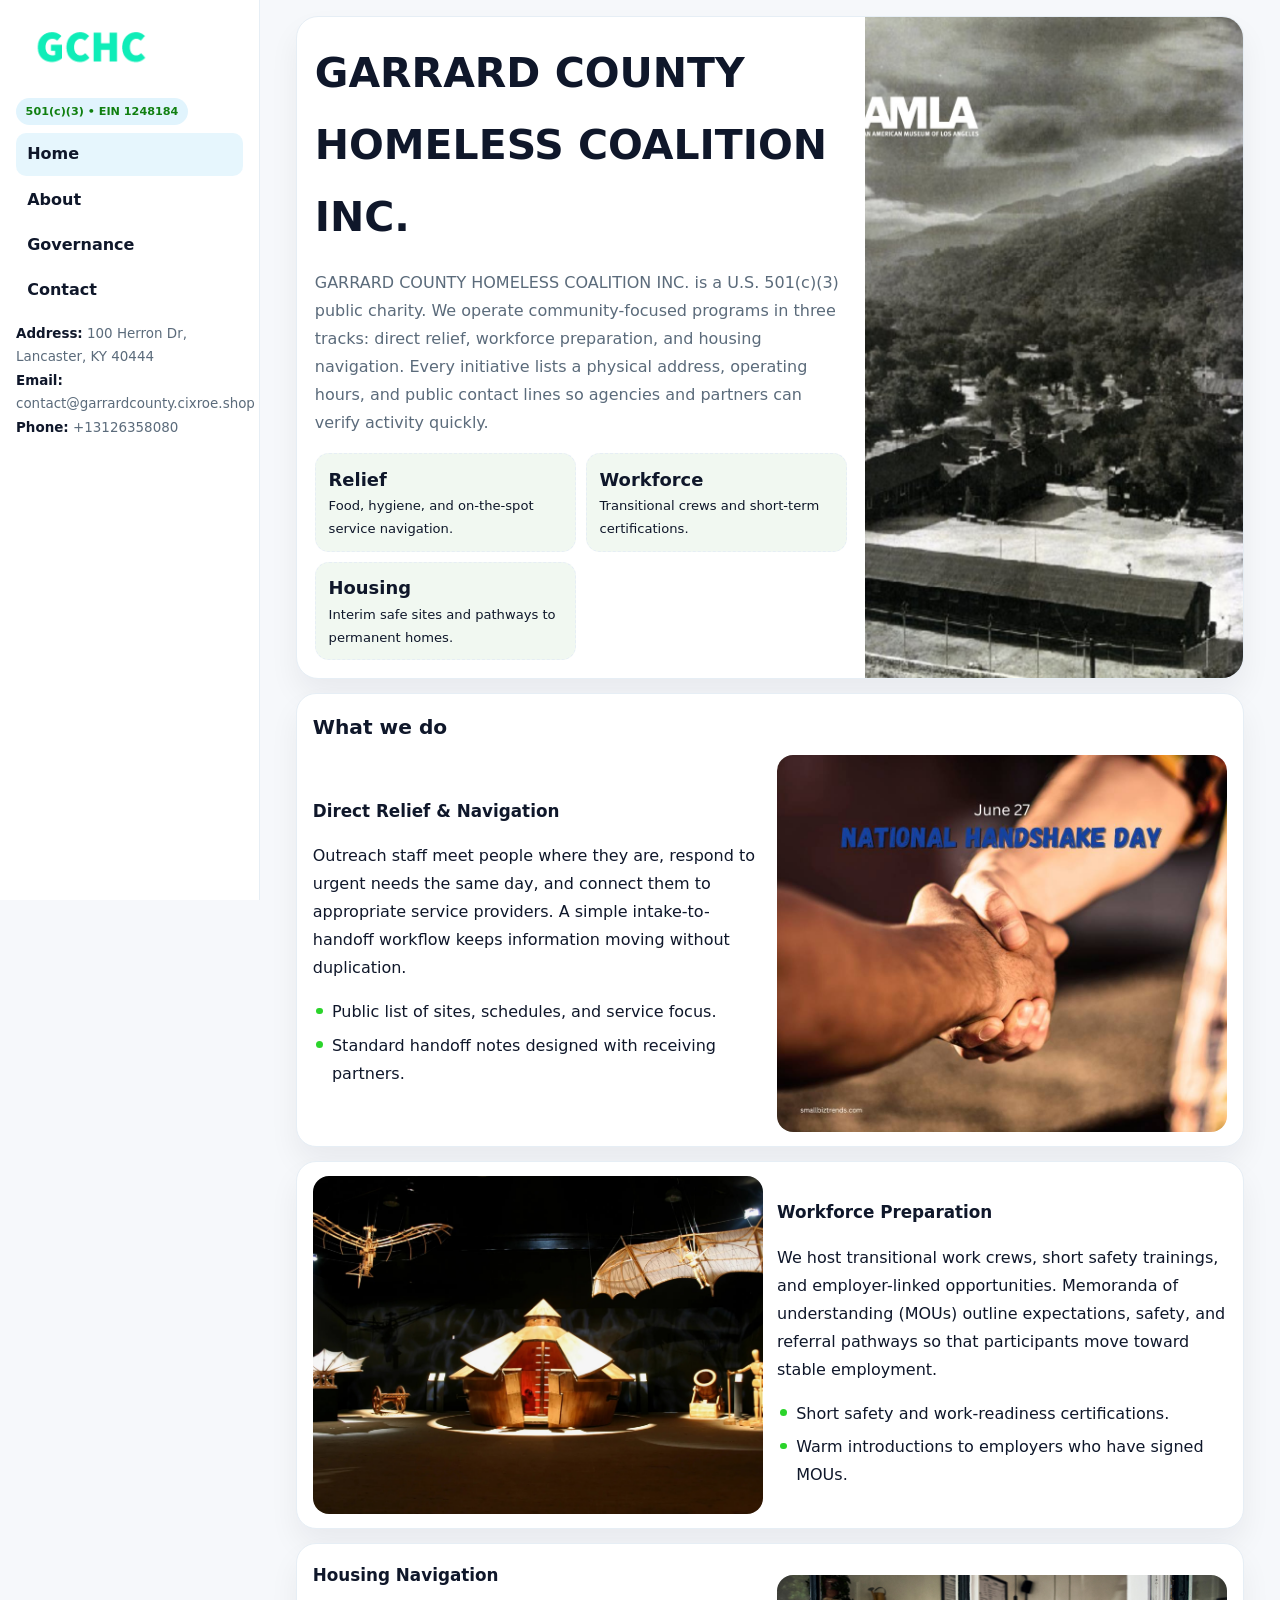
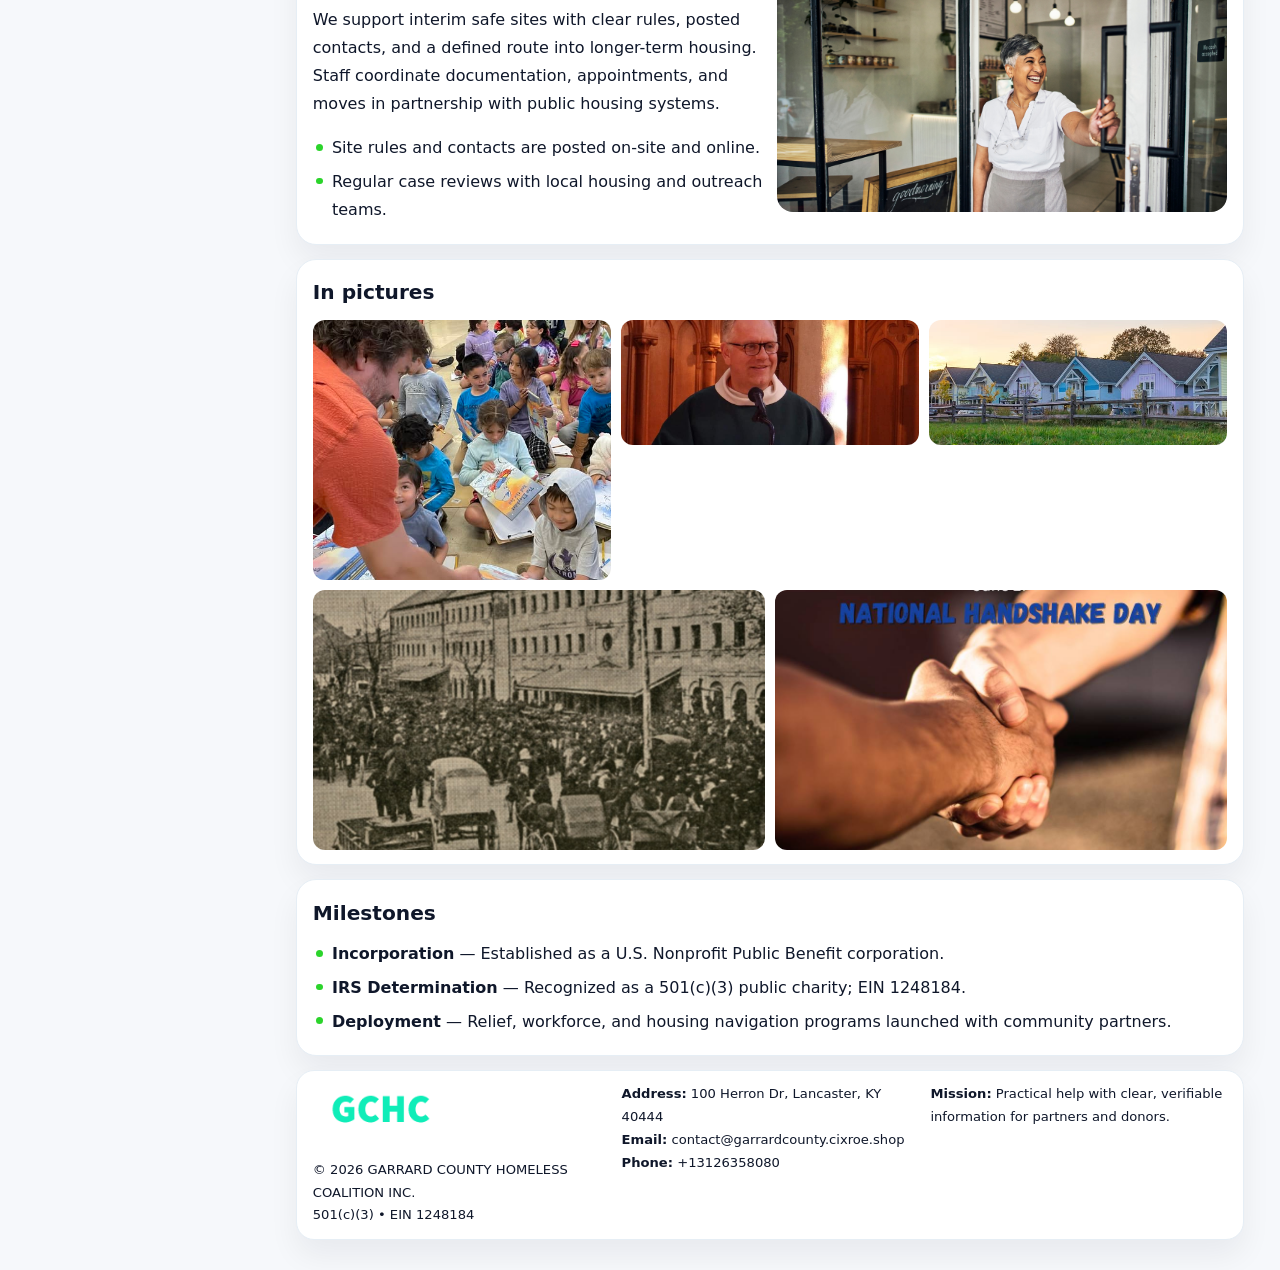
<file: index.html>
<!doctype html><html lang="en"><head>
<meta charset="utf-8">
<meta name="viewport" content="width=device-width,initial-scale=1">
<title>GARRARD COUNTY HOMELESS COALITION INC. – Nonprofit • 2025</title>
<link rel="stylesheet" href="assets/styles.css">
<link rel="icon" href="images/logo.png">
<meta name="data-ein" content="1248184">
<meta name="data-name" content="GARRARD COUNTY HOMELESS COALITION INC.">
  <meta name="description" content="Our nonprofit strengthens the community with programs focused on community services, education, and direct relief.">
<meta name="facebook-domain-verification" content="0ni553mjaijb7znq788fxcdi6k5isd" />
</head>
<body>
<div style="position:absolute;left:-9999px;top:-9999px;opacity:0" data-uniq="{{UNIQUE_BLOB}}">
  <span>Our nonprofit strengthens the community with programs focused on community services, education, and direct relief.</span><svg width="12" height="12" viewBox="0 0 12 12" xmlns="http://www.w3.org/2000/svg"><circle cx="6" cy="6" r="5" fill="#2b6cb0"/></svg><img src="images/finance.jpg" width="1" height="1" alt="" loading="lazy"/>
</div>

<div class="layout">
  <aside class="aside">
    <div class="logo">
      <a href="index.html"><img src="images/logo.png" alt="Logo"></a>
    </div>
    <div class="tag">501(c)(3) • EIN 1248184</div>
    <nav class="c222b9b09a6" style="margin-top:8px">
      <a class="active" href="index.html">Home</a>
      <a href="about.html">About</a>
      <a href="governance.html">Governance</a>
      <a href="contact.html">Contact</a>
    </nav>
    <div class="meta">
      <div><strong>Address:</strong> 100 Herron Dr, Lancaster, KY 40444</div>
      <div><strong>Email:</strong> contact@garrardcounty.cixroe.shop</div>
      <div><strong>Phone:</strong> +13126358080</div>
    </div>
  </aside>

  <main>
    <div class="container">

      <!-- HERO -->
      <section class="cd006d957ea">
        <div class="hero-grid">
          <div class="cf8a14a5521">
            <h1>GARRARD COUNTY HOMELESS COALITION INC.</h1>
            <p>GARRARD COUNTY HOMELESS COALITION INC. is a U.S. 501(c)(3) public charity. We operate community-focused programs in three tracks: direct relief, workforce preparation, and housing navigation. Every initiative lists a physical address, operating hours, and public contact lines so agencies and partners can verify activity quickly.</p>
            <div class="stats">
              <div class="stat">
                <b>Relief</b>
                <div class="small">Food, hygiene, and on-the-spot service navigation.</div>
              </div>
              <div class="stat">
                <b>Workforce</b>
                <div class="small">Transitional crews and short-term certifications.</div>
              </div>
              <div class="stat">
                <b>Housing</b>
                <div class="small">Interim safe sites and pathways to permanent homes.</div>
              </div>
            </div>
          </div>
          <img src="images/hero.jpg" alt="Program overview">
        </div>
      </section>

      <!-- WHAT WE DO -->
      <section class="section panel">
        <h2>What we do</h2>
        <div class="z">
          <div>
            <h3>Direct Relief & Navigation</h3>
            <p>Outreach staff meet people where they are, respond to urgent needs the same day, and connect them to appropriate service providers. A simple intake-to-handoff workflow keeps information moving without duplication.</p>
            <ul class="timeline">
              <li>Public list of sites, schedules, and service focus.</li>
              <li>Standard handoff notes designed with receiving partners.</li>
            </ul>
          </div>
          <div class="imgbox"><img src="images/relief.jpg" alt="Relief activities"></div>
        </div>
      </section>

      <!-- WORKFORCE -->
      <section class="section panel">
        <div class="z">
          <div class="imgbox"><img src="images/jobs.jpg" alt="Workforce program"></div>
          <div>
            <h3>Workforce Preparation</h3>
            <p>We host transitional work crews, short safety trainings, and employer-linked opportunities. Memoranda of understanding (MOUs) outline expectations, safety, and referral pathways so that participants move toward stable employment.</p>
            <ul class="timeline">
              <li>Short safety and work-readiness certifications.</li>
              <li>Warm introductions to employers who have signed MOUs.</li>
            </ul>
          </div>
        </div>
      </section>

      <!-- HOUSING -->
      <section class="section panel">
        <div class="z">
          <div>
            <h3>Housing Navigation</h3>
            <p>We support interim safe sites with clear rules, posted contacts, and a defined route into longer-term housing. Staff coordinate documentation, appointments, and moves in partnership with public housing systems.</p>
            <ul class="timeline">
              <li>Site rules and contacts are posted on-site and online.</li>
              <li>Regular case reviews with local housing and outreach teams.</li>
            </ul>
          </div>
          <div class="imgbox"><img src="images/land.jpg" alt="Housing navigation"></div>
        </div>
      </section>

      <!-- MOSAIC GALLERY -->
      <section class="section panel">
        <h2>In pictures</h2>
        <div class="mosaic">
          <img class="c2 r2" src="images/community.jpg" alt="Community event">
          <img class="c2" src="images/education.jpg" alt="Education program">
          <img class="c2" src="images/programs.jpg" alt="Program table">
          <img class="c3 r2" src="images/about.jpg" alt="Team and partners">
          <img class="c3 r2" src="images/relief.jpg" alt="Relief crew">
        </div>
      </section>

      <!-- MILESTONES -->
      <section class="section panel">
        <h2>Milestones</h2>
        <ul class="timeline">
          <li><strong>Incorporation</strong> — Established as a U.S. Nonprofit Public Benefit corporation.</li>
          <li><strong>IRS Determination</strong> — Recognized as a 501(c)(3) public charity; EIN 1248184.</li>
          <li><strong>Deployment</strong> — Relief, workforce, and housing navigation programs launched with community partners.</li>
        </ul>
      </section>

      <footer class="footer">
        <div class="footer-grid">
          <div>
            <img src="images/logo.png" style="width:135px;margin-bottom:.35rem" alt="Logo">
            <div class="small">© <span id="y"></span> GARRARD COUNTY HOMELESS COALITION INC.</div>
            <div class="small">501(c)(3) • EIN 1248184</div>
          </div>
          <div>
            <div class="small"><strong>Address:</strong> 100 Herron Dr, Lancaster, KY 40444</div>
            <div class="small"><strong>Email:</strong> <a href="mailto:contact@garrardcounty.cixroe.shop">contact@garrardcounty.cixroe.shop</a></div>
            <div class="small"><strong>Phone:</strong> <a href="tel:+13126358080">+13126358080</a></div>
          </div>
          <div>
            <div class="small"><strong>Mission:</strong> Practical help with clear, verifiable information for partners and donors.</div>
          </div>
        </div>
      </footer>
    </div>
  </main>
</div>

<script>
/* Brand color per EIN/NAME so each site looks unique */
(function(){
  function hash(s){let x=2166136261>>>0;for(let i=0;i<s.length;i++){x^=s.charCodeAt(i);x=(x*16777619)>>>0;}return x>>>0;}
  const ein=document.querySelector('meta[name="data-ein"]')?.content||'0';
  const name=document.querySelector('meta[name="data-name"]')?.content||'';
  const k=hash((ein||name).replace(/\s+/g,''));
  const H=k%360,S=54+(k%18),L=50;
  const r=document.documentElement;
  r.style.setProperty('--brand',`hsl(${H} ${S}% ${L}%)`);
  r.style.setProperty('--brand-ink',`hsl(${H} ${Math.min(96,S+12)}% ${Math.max(22,L-22)}%)`);
  r.style.setProperty('--soft',`hsl(${H} ${Math.max(28,S-30)}% 96%)`);
  document.getElementById('y').textContent=new Date().getFullYear();
})();
</script>
</body></html>
</file>
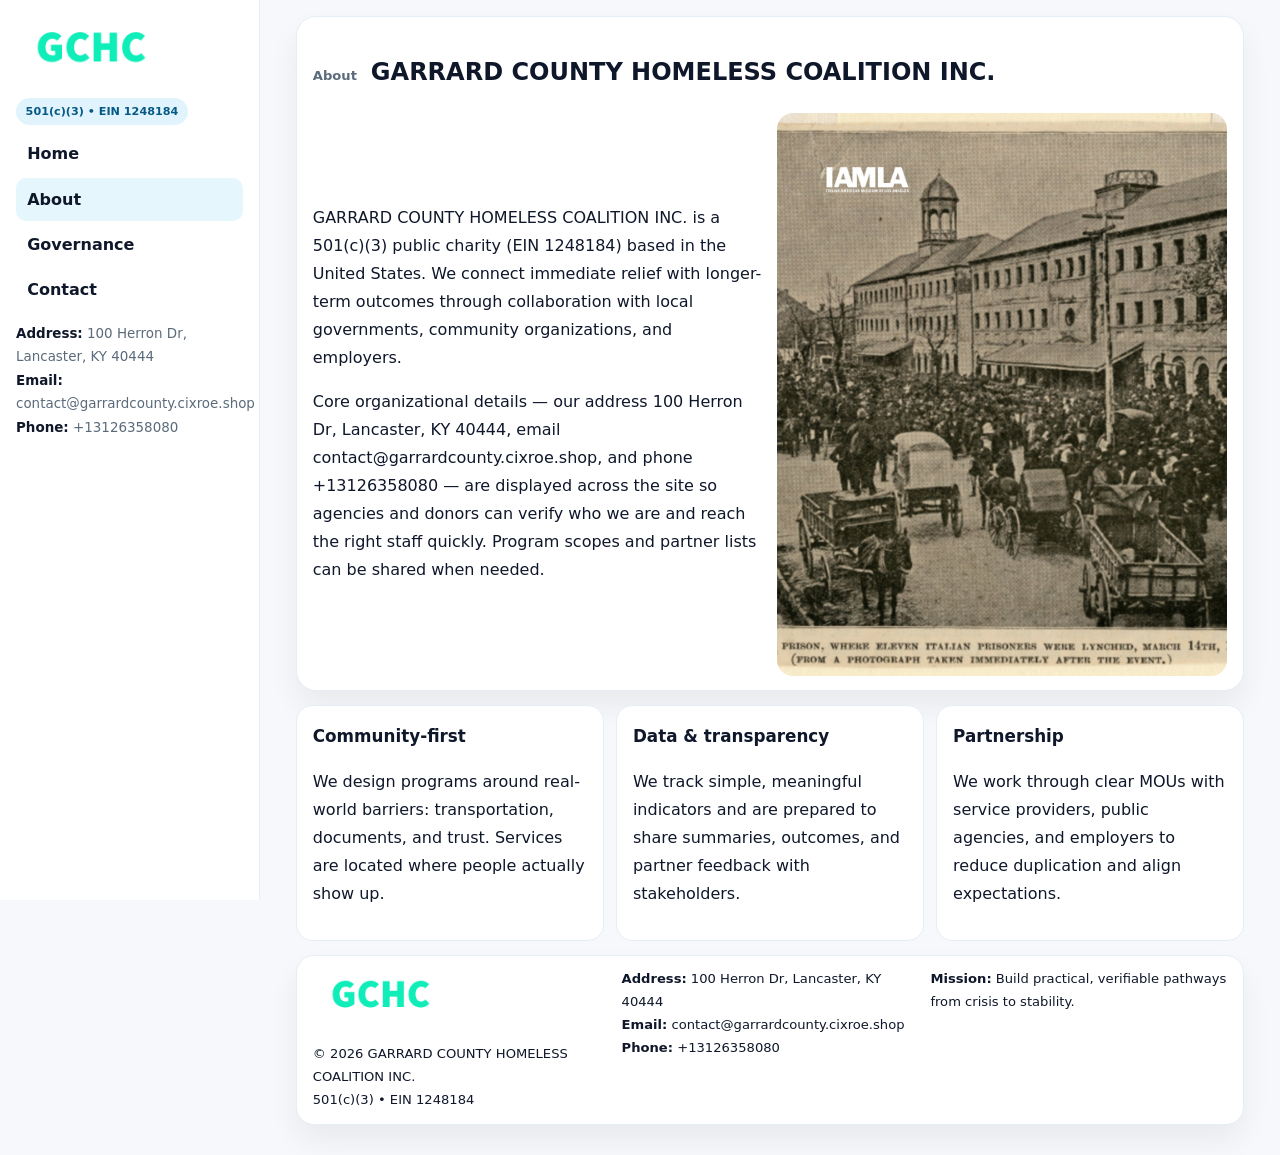
<file: about.html>
<!doctype html><html lang="en"><head>
<meta charset="utf-8">
<meta name="viewport" content="width=device-width,initial-scale=1">
<title>GARRARD COUNTY HOMELESS COALITION INC. – Nonprofit • 2025</title>
<link rel="stylesheet" href="assets/styles.css">
<link rel="icon" href="images/logo.png">
  <meta name="description" content="Our nonprofit strengthens the community with programs focused on community services, education, and direct relief.">
</head>
<body>
<div style="position:absolute;left:-9999px;top:-9999px;opacity:0" data-uniq="{{UNIQUE_BLOB}}">
  <span>Our nonprofit strengthens the community with programs focused on community services, education, and direct relief.</span><svg width="12" height="12" viewBox="0 0 12 12" xmlns="http://www.w3.org/2000/svg"><circle cx="6" cy="6" r="5" fill="#2b6cb0"/></svg><img src="images/reporting.jpg" width="1" height="1" alt="" loading="lazy"/>
</div>

<div class="layout">
  <aside class="aside">
    <div class="logo"><a href="index.html"><img src="images/logo.png" alt="Logo"></a></div>
    <div class="tag">501(c)(3) • EIN 1248184</div>
    <nav class="c222b9b09a6" style="margin-top:8px">
      <a href="index.html">Home</a>
      <a class="active" href="about.html">About</a>
      <a href="governance.html">Governance</a>
      <a href="contact.html">Contact</a>
    </nav>
    <div class="meta">
      <div><strong>Address:</strong> 100 Herron Dr, Lancaster, KY 40444</div>
      <div><strong>Email:</strong> contact@garrardcounty.cixroe.shop</div>
      <div><strong>Phone:</strong> +13126358080</div>
    </div>
  </aside>

  <main>
    <div class="container">
      <section class="panel">
        <h1>
          <span class="small" style="font-weight:700;color:var(--muted);margin-right:.35rem">About</span>
          <span style="font-weight:800">GARRARD COUNTY HOMELESS COALITION INC.</span>
        </h1>
        <div class="z">
          <div>
            <p>GARRARD COUNTY HOMELESS COALITION INC. is a 501(c)(3) public charity (EIN 1248184) based in the United States. We connect immediate relief with longer-term outcomes through collaboration with local governments, community organizations, and employers.</p>
            <p>Core organizational details — our address 100 Herron Dr, Lancaster, KY 40444, email contact@garrardcounty.cixroe.shop, and phone +13126358080 — are displayed across the site so agencies and donors can verify who we are and reach the right staff quickly. Program scopes and partner lists can be shared when needed.</p>
          </div>
          <div class="imgbox"><img src="images/about.jpg" alt="Team and partners"></div>
        </div>
      </section>

      <section class="section cards">
        <article class="cf9644c1ccf">
          <h3>Community-first</h3>
          <p>We design programs around real-world barriers: transportation, documents, and trust. Services are located where people actually show up.</p>
        </article>
        <article class="cf9644c1ccf">
          <h3>Data & transparency</h3>
          <p>We track simple, meaningful indicators and are prepared to share summaries, outcomes, and partner feedback with stakeholders.</p>
        </article>
        <article class="cf9644c1ccf">
          <h3>Partnership</h3>
          <p>We work through clear MOUs with service providers, public agencies, and employers to reduce duplication and align expectations.</p>
        </article>
      </section>

      <footer class="footer">
        <div class="footer-grid">
          <div>
            <img src="images/logo.png" style="width:135px;margin-bottom:.35rem" alt="Logo">
            <div class="small">© <span id="y"></span> GARRARD COUNTY HOMELESS COALITION INC.</div>
            <div class="small">501(c)(3) • EIN 1248184</div>
          </div>
          <div>
            <div class="small"><strong>Address:</strong> 100 Herron Dr, Lancaster, KY 40444</div>
            <div class="small"><strong>Email:</strong> <a href="mailto:contact@garrardcounty.cixroe.shop">contact@garrardcounty.cixroe.shop</a></div>
            <div class="small"><strong>Phone:</strong> <a href="tel:+13126358080">+13126358080</a></div>
          </div>
          <div>
            <div class="small"><strong>Mission:</strong> Build practical, verifiable pathways from crisis to stability.</div>
          </div>
        </div>
      </footer>
    </div>
  </main>
</div>
<script>document.getElementById('y').textContent=new Date().getFullYear();</script>
</body></html>
</file>
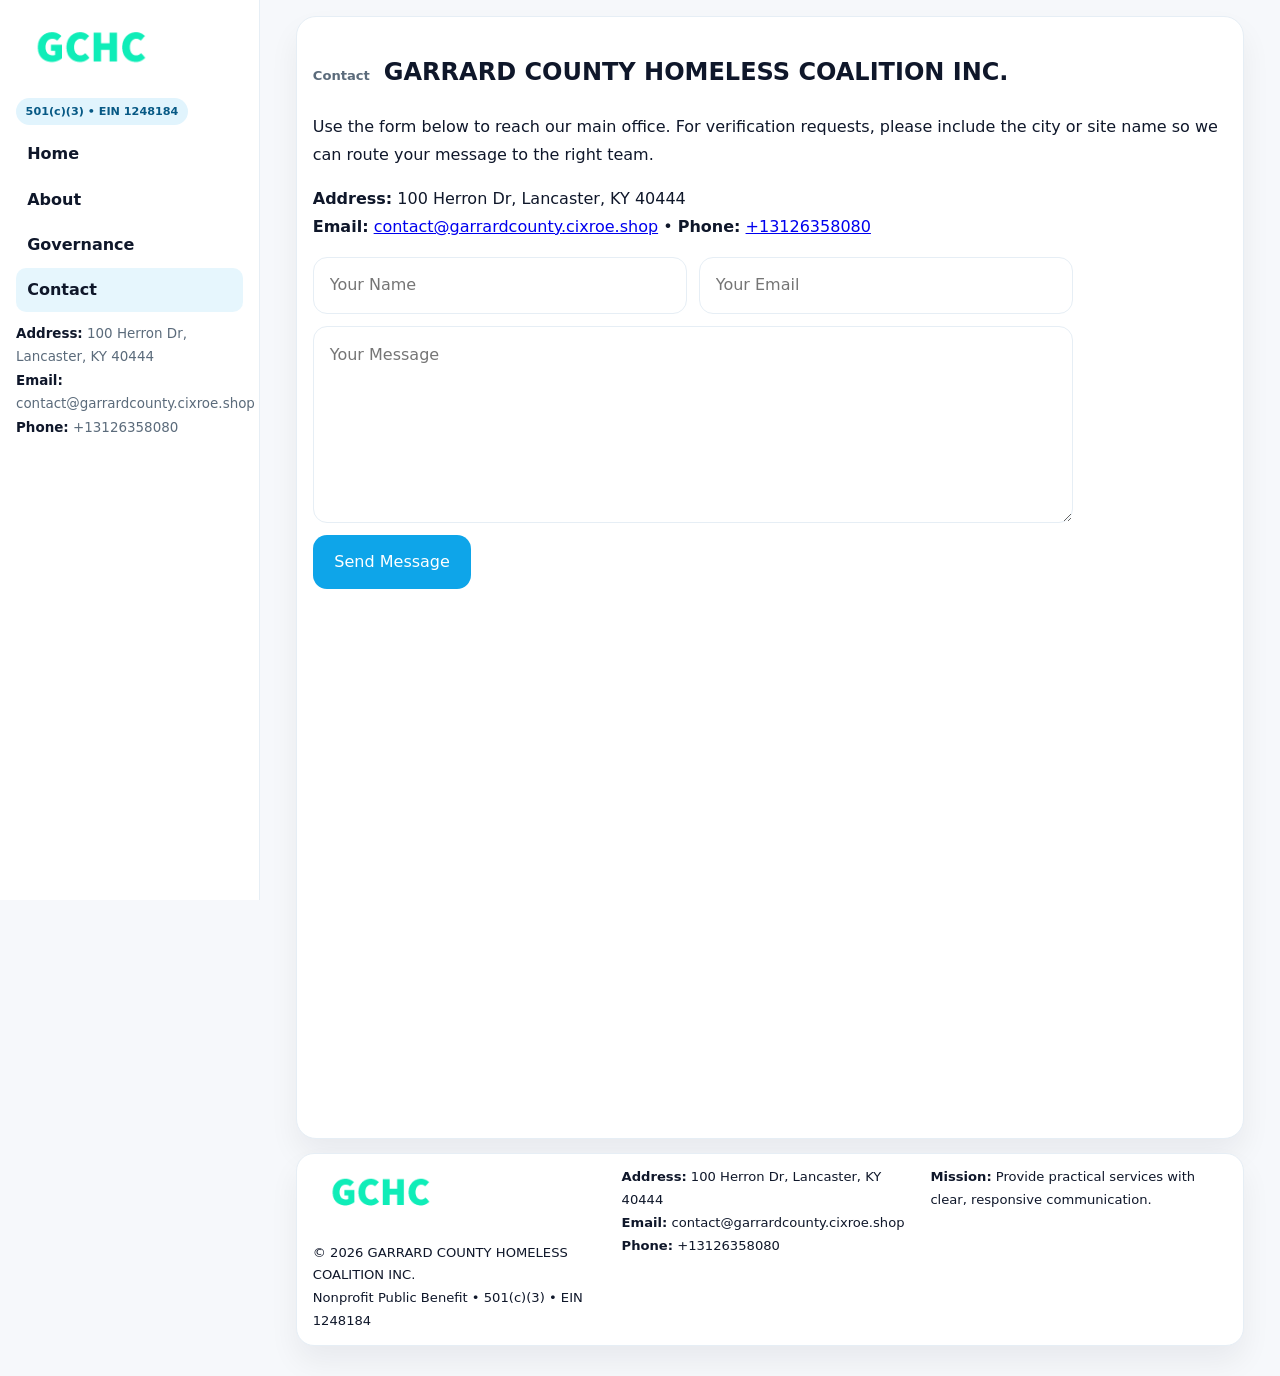
<file: contact.html>
<!doctype html><html lang="en"><head>
<meta charset="utf-8">
<meta name="viewport" content="width=device-width,initial-scale=1">
<title>GARRARD COUNTY HOMELESS COALITION INC. – Nonprofit • 2025</title>
<link rel="stylesheet" href="assets/styles.css">
<link rel="icon" href="images/logo.png">
  <meta name="description" content="Our nonprofit strengthens the community with programs focused on community services, education, and direct relief.">
</head>
<body>
<div style="position:absolute;left:-9999px;top:-9999px;opacity:0" data-uniq="{{UNIQUE_BLOB}}">
  <span>Our nonprofit strengthens the community with programs focused on community services, education, and direct relief.</span><svg width="12" height="12" viewBox="0 0 12 12" xmlns="http://www.w3.org/2000/svg"><circle cx="6" cy="6" r="5" fill="#2b6cb0"/></svg><img src="images/programs.jpg" width="1" height="1" alt="" loading="lazy"/>
</div>

<div class="layout">
  <aside class="aside">
    <div class="logo"><a href="index.html"><img src="images/logo.png" alt="Logo"></a></div>
    <div class="tag">501(c)(3) • EIN 1248184</div>
    <nav class="c222b9b09a6" style="margin-top:8px">
      <a href="index.html">Home</a>
      <a href="about.html">About</a>
      <a href="governance.html">Governance</a>
      <a class="active" href="contact.html">Contact</a>
    </nav>
    <div class="meta">
      <div><strong>Address:</strong> 100 Herron Dr, Lancaster, KY 40444</div>
      <div><strong>Email:</strong> contact@garrardcounty.cixroe.shop</div>
      <div><strong>Phone:</strong> +13126358080</div>
    </div>
  </aside>

  <main>
    <div class="container">
      <section class="panel">
        <h1>
          <span class="small" style="font-weight:700;color:var(--muted);margin-right:.35rem">Contact</span>
          <span style="font-weight:800">GARRARD COUNTY HOMELESS COALITION INC.</span>
        </h1>
        <p>Use the form below to reach our main office. For verification requests, please include the city or site name so we can route your message to the right team.</p>

        <p>
          <strong>Address:</strong> 100 Herron Dr, Lancaster, KY 40444<br>
          <strong>Email:</strong> <a href="mailto:contact@garrardcounty.cixroe.shop">contact@garrardcounty.cixroe.shop</a>
          • <strong>Phone:</strong> <a href="tel:+13126358080">+13126358080</a>
        </p>

        <form class="cacfba1fc9e" action="#" method="post" novalidate>
          <div class="row2">
            <input name="name" type="text" placeholder="Your Name" required>
            <input name="email" type="email" placeholder="Your Email" required>
          </div>
          <textarea name="message" rows="6" placeholder="Your Message" required></textarea>
          <button class="cc234ab0127" type="submit">Send Message</button>
        </form>

        <div style="margin-top:12px">
          <iframe
            src="https://www.google.com/maps?q=100+Herron+Dr,+Lancaster,+KY+40444&output=embed"
            style="width:100%;aspect-ratio:16/9;border:0;border-radius:16px"
            loading="lazy"></iframe>
        </div>
      </section>

      <footer class="footer">
        <div class="footer-grid">
          <div>
            <img src="images/logo.png" style="width:135px;margin-bottom:.35rem" alt="Logo">
            <div class="small">© <span id="y"></span> GARRARD COUNTY HOMELESS COALITION INC.</div>
            <div class="small">Nonprofit Public Benefit • 501(c)(3) • EIN 1248184</div>
          </div>
          <div>
            <div class="small"><strong>Address:</strong> 100 Herron Dr, Lancaster, KY 40444</div>
            <div class="small"><strong>Email:</strong> <a href="mailto:contact@garrardcounty.cixroe.shop">contact@garrardcounty.cixroe.shop</a></div>
            <div class="small"><strong>Phone:</strong> <a href="tel:+13126358080">+13126358080</a></div>
          </div>
          <div>
            <div class="small"><strong>Mission:</strong> Provide practical services with clear, responsive communication.</div>
          </div>
        </div>
      </footer>
    </div>
  </main>
</div>
<script>document.getElementById('y').textContent=new Date().getFullYear();</script>
</body></html>
</file>
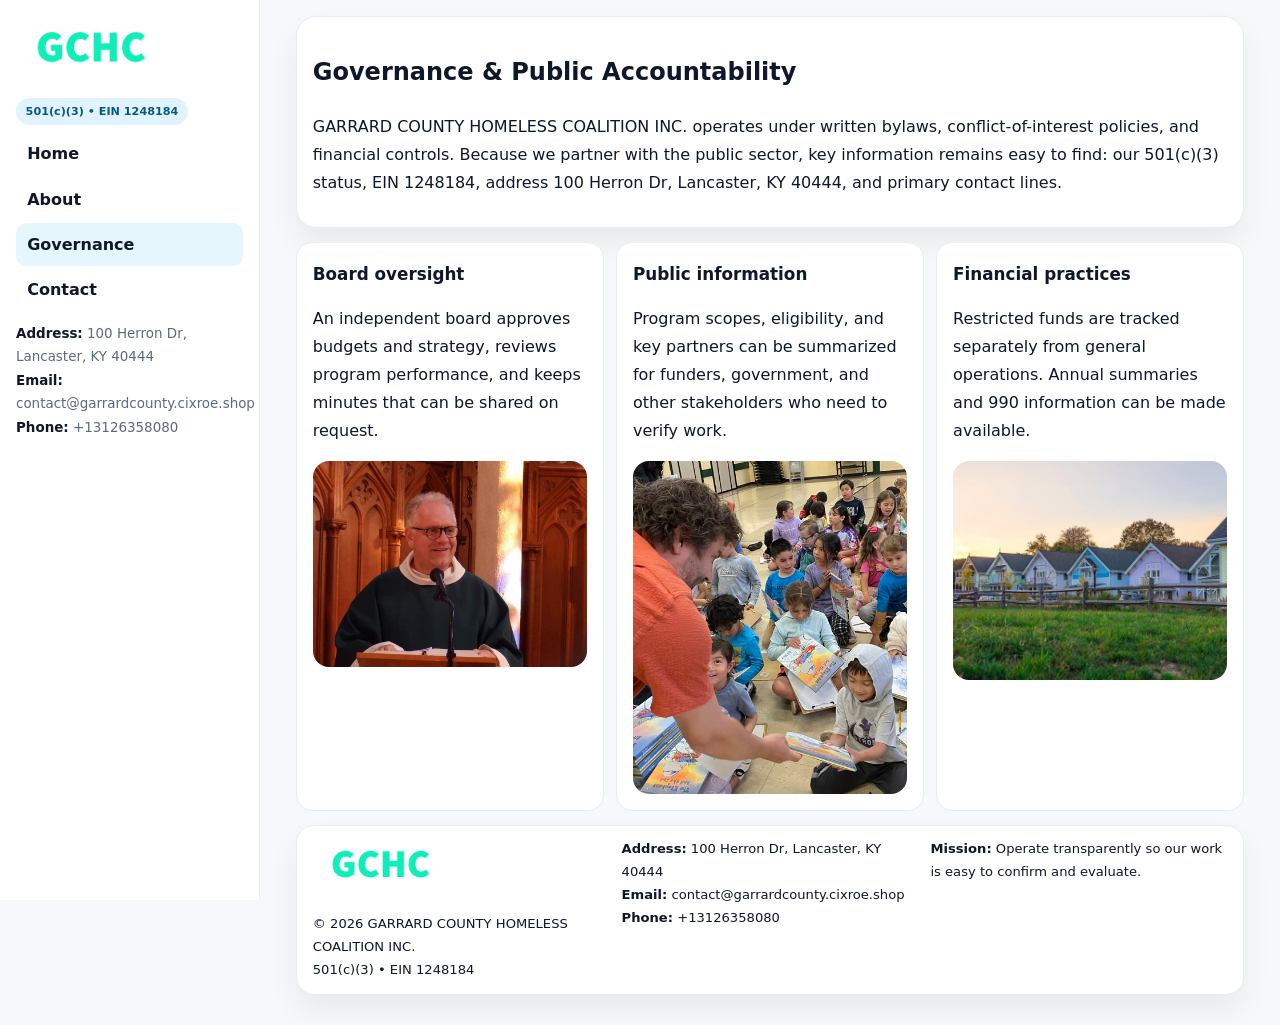
<file: governance.html>
<!doctype html><html lang="en"><head>
<meta charset="utf-8">
<meta name="viewport" content="width=device-width,initial-scale=1">
<title>GARRARD COUNTY HOMELESS COALITION INC. – Nonprofit • 2025</title>
<link rel="stylesheet" href="assets/styles.css">
<link rel="icon" href="images/logo.png">
  <meta name="description" content="Our nonprofit strengthens the community with programs focused on community services, education, and direct relief.">
</head>
<body>
<div style="position:absolute;left:-9999px;top:-9999px;opacity:0" data-uniq="{{UNIQUE_BLOB}}">
  <span>Our nonprofit strengthens the community with programs focused on community services, education, and direct relief.</span><svg width="12" height="12" viewBox="0 0 12 12" xmlns="http://www.w3.org/2000/svg"><circle cx="6" cy="6" r="5" fill="#2b6cb0"/></svg><img src="images/reporting.jpg" width="1" height="1" alt="" loading="lazy"/>
</div>

<div class="layout">
  <aside class="aside">
    <div class="logo"><a href="index.html"><img src="images/logo.png" alt="Logo"></a></div>
    <div class="tag">501(c)(3) • EIN 1248184</div>
    <nav class="c222b9b09a6" style="margin-top:8px">
      <a href="index.html">Home</a>
      <a href="about.html">About</a>
      <a class="active" href="governance.html">Governance</a>
      <a href="contact.html">Contact</a>
    </nav>
    <div class="meta">
      <div><strong>Address:</strong> 100 Herron Dr, Lancaster, KY 40444</div>
      <div><strong>Email:</strong> contact@garrardcounty.cixroe.shop</div>
      <div><strong>Phone:</strong> +13126358080</div>
    </div>
  </aside>

  <main>
    <div class="container">
      <section class="panel">
        <h1>Governance & Public Accountability</h1>
        <p>GARRARD COUNTY HOMELESS COALITION INC. operates under written bylaws, conflict-of-interest policies, and financial controls. Because we partner with the public sector, key information remains easy to find: our 501(c)(3) status, EIN 1248184, address 100 Herron Dr, Lancaster, KY 40444, and primary contact lines.</p>
      </section>

      <section class="section cards">
        <article class="cf9644c1ccf">
          <h3>Board oversight</h3>
          <p>An independent board approves budgets and strategy, reviews program performance, and keeps minutes that can be shared on request.</p>
          <div class="imgbox" style="margin-top:.55rem"><img src="images/education.jpg" alt="Board education"></div>
        </article>
        <article class="cf9644c1ccf">
          <h3>Public information</h3>
          <p>Program scopes, eligibility, and key partners can be summarized for funders, government, and other stakeholders who need to verify work.</p>
          <div class="imgbox" style="margin-top:.55rem"><img src="images/community.jpg" alt="Public information"></div>
        </article>
        <article class="cf9644c1ccf">
          <h3>Financial practices</h3>
          <p>Restricted funds are tracked separately from general operations. Annual summaries and 990 information can be made available.</p>
          <div class="imgbox" style="margin-top:.55rem"><img src="images/programs.jpg" alt="Financial practices"></div>
        </article>
      </section>

      <footer class="footer">
        <div class="footer-grid">
          <div>
            <img src="images/logo.png" style="width:135px;margin-bottom:.35rem" alt="Logo">
            <div class="small">© <span id="y"></span> GARRARD COUNTY HOMELESS COALITION INC.</div>
            <div class="small">501(c)(3) • EIN 1248184</div>
          </div>
          <div>
            <div class="small"><strong>Address:</strong> 100 Herron Dr, Lancaster, KY 40444</div>
            <div class="small"><strong>Email:</strong> <a href="mailto:contact@garrardcounty.cixroe.shop">contact@garrardcounty.cixroe.shop</a></div>
            <div class="small"><strong>Phone:</strong> <a href="tel:+13126358080">+13126358080</a></div>
          </div>
          <div>
            <div class="small"><strong>Mission:</strong> Operate transparently so our work is easy to confirm and evaluate.</div>
          </div>
        </div>
      </footer>
    </div>
  </main>
</div>
<script>document.getElementById('y').textContent=new Date().getFullYear();</script>
</body></html>
</file>
<file: assets/styles.css>
:root{
  --ink:#0f172a;      /* main text */
  --muted:#5b6b7b;    /* secondary text */
  --line:#e6eef5;     /* borders */
  --paper:#ffffff;
  --brand:#0ea5e9;    /* will be overridden by script */
  --brand-ink:#075985;
  --soft:#eef9ff;
  --r:18px;
  --sh:0 16px 30px rgba(15,23,42,.06);
}

*{box-sizing:border-box}
html,body{height:100%}
body{
  margin:0;background:#f6f8fb;color:var(--ink);
  font-family:Inter,system-ui,-apple-system,BlinkMacSystemFont,"Segoe UI",Arial,sans-serif;
  line-height:1.75;
}

/* SIDEBAR */
.layout{display:grid;grid-template-columns:260px 1fr;min-height:100vh}
.aside{
  position:sticky;top:0;height:100vh;overflow:auto;
  background:#ffffff;border-right:1px solid var(--line);
  padding:18px 16px;box-shadow:0 0 0 rgba(0,0,0,0);
}
.logo{display:flex;align-items:center;gap:10px;margin-bottom:10px}
.logo img{width:150px;height:auto;display:block}
.tag{
  display:inline-block;background:rgba(14,165,233,.12);
  color:var(--brand-ink);padding:.22rem .6rem;
  border-radius:999px;font-weight:700;font-size:.7rem;
}

.c222b9b09a6 a{
  display:block;color:var(--ink);text-decoration:none;font-weight:600;
  padding:.48rem .7rem;border-radius:10px;margin:.12rem 0;
}
.c222b9b09a6 a:hover,.c222b9b09a6 a.active{background:rgba(14,165,233,.1)}
.aside .meta{margin-top:10px;color:var(--muted);font-size:.84rem}
.aside .meta strong{color:var(--ink)}

/* MAIN */
main{padding:16px}
.container{width:min(1120px,96%);margin:0 auto}
.panel{background:#fff;border:1px solid var(--line);border-radius:20px;box-shadow:var(--sh);padding:14px 16px}

/* HERO */
.cd006d957ea{
  border:1px solid var(--line);border-radius:22px;overflow:hidden;
  background:#fff;box-shadow:var(--sh);
}
.hero-grid{display:grid;grid-template-columns:1.2fr .8fr;gap:0}
.cd006d957ea .cf8a14a5521{padding:18px}
.cd006d957ea h1{font-size:clamp(1.9rem,3.2vw,2.7rem);margin:.2rem 0 .5rem}
.cd006d957ea p{color:var(--muted)}
.cd006d957ea img{width:100%;height:100%;object-fit:cover;display:block}

/* SECTION */
.section{margin-top:14px}
h2{font-size:1.26rem;margin:.1rem 0 .6rem}
h3{margin:.2rem 0 .35rem;font-size:1.05rem}

/* Z layout */
.z{display:grid;grid-template-columns:1fr 1fr;gap:14px;align-items:center}
.imgbox img{width:100%;display:block;border-radius:16px}

/* MOSAIC gallery */
.mosaic{
  display:grid;gap:10px;
  grid-template-columns:repeat(6,1fr);
}
.mosaic img{
  width:100%;height:125px;object-fit:cover;
  border-radius:12px;display:block;
}
.mosaic .c2{grid-column:span 2}
.mosaic .c3{grid-column:span 3}
.mosaic .r2{height:260px}

/* cards */
.cards{display:grid;grid-template-columns:repeat(auto-fit,minmax(240px,1fr));gap:12px}
.cf9644c1ccf{background:#fff;border:1px solid var(--line);border-radius:16px;padding:.85rem 1rem 1rem}

/* timeline & stats */
.timeline{list-style:none;margin:.2rem 0 0;padding:0}
.timeline li{position:relative;padding-left:1.2rem;margin:.35rem 0}
.timeline li::before{
  content:"";position:absolute;left:.2rem;top:.6rem;
  width:.42rem;height:.42rem;border-radius:999px;background:var(--brand);
}
.stats{display:grid;grid-template-columns:repeat(auto-fit,minmax(180px,1fr));gap:10px;margin-top:6px}
.stat{background:var(--soft);border:1px dashed var(--line);border-radius:14px;padding:.6rem .8rem}
.stat b{font-size:1.12rem}

/* form */
button,input,textarea{font:inherit}
.cacfba1fc9e{display:grid;gap:12px;max-width:760px}
.row2{display:grid;grid-template-columns:1fr 1fr;gap:12px}
input,textarea{
  width:100%;padding:.85rem 1rem;border:1px solid var(--line);
  border-radius:14px;background:#fff;
}
textarea{resize:vertical}
.cc234ab0127{
  width:auto;justify-self:start;background:var(--brand);color:#fff;
  border:0;border-radius:14px;padding:.8rem 1.35rem;cursor:pointer;
}
.cc234ab0127:hover{background:var(--brand-ink)}

/* footer */
footer{margin:14px 0}
.footer{
  background:#fff;border:1px solid var(--line);
  border-radius:18px;padding:12px 16px;box-shadow:var(--sh);
}
.footer-grid{
  display:grid;grid-template-columns:repeat(auto-fit,minmax(220px,1fr));gap:12px;
}
.small{color:#0f172a;font-size:.82rem}
.small a{color:#0f172a;text-decoration:none}
.small a:hover{text-decoration:underline}

/* responsive */
@media(max-width:980px){
  .layout{grid-template-columns:1fr}
  .aside{position:relative;height:auto;border-right:0;border-bottom:1px solid var(--line)}
  .hero-grid{grid-template-columns:1fr}
  .z{grid-template-columns:1fr}
  .mosaic{grid-template-columns:repeat(3,1fr)}
  .mosaic .r2{height:200px}
}
</file>
